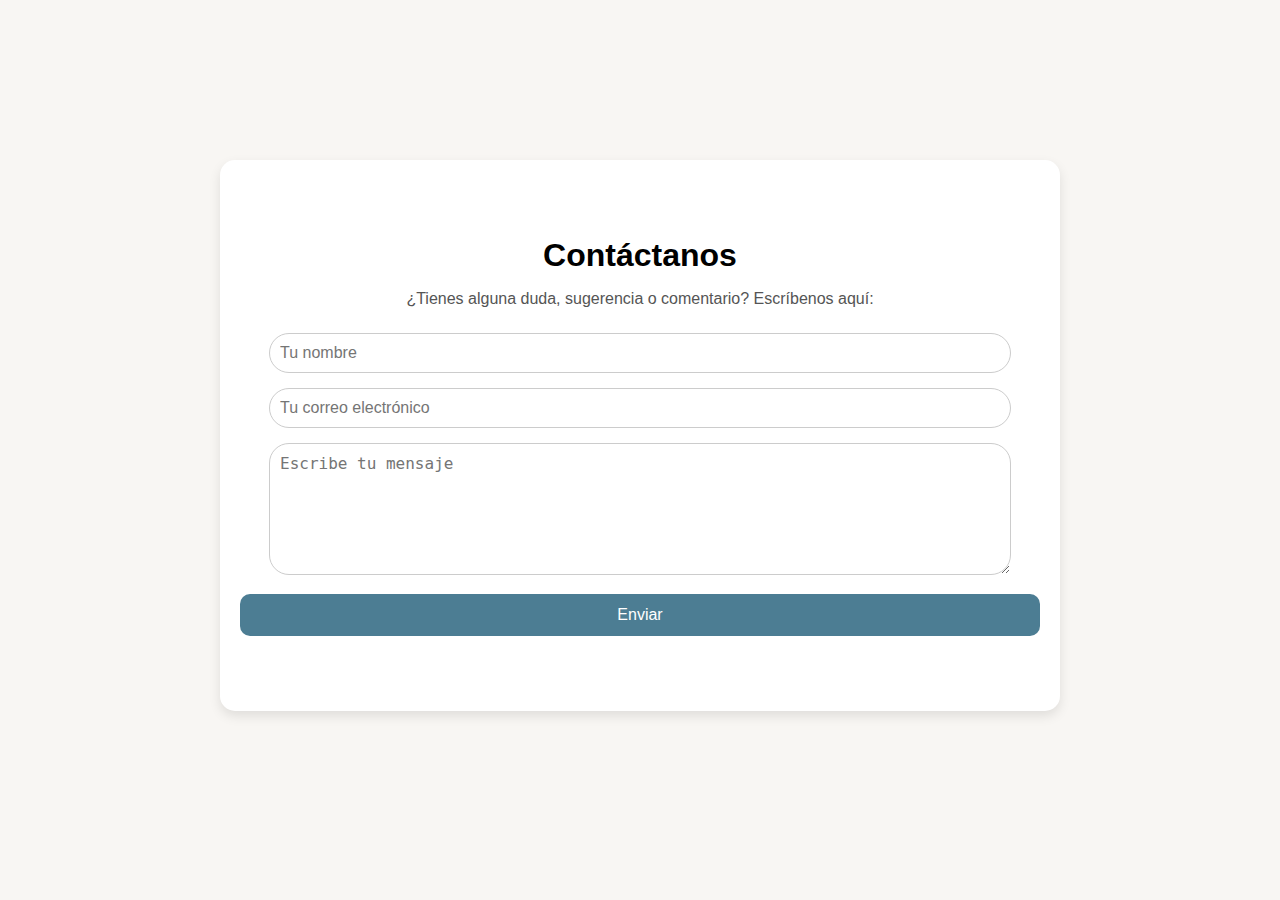
<file: contacto.html>
<!DOCTYPE html>
<html lang="es">
<head>
  <meta charset="UTF-8">
  <meta name="viewport" content="width=device-width, initial-scale=1.0">
  <title>Contáctanos</title>
  <link rel="stylesheet" href="contacto.css">
  <link rel="stylesheet" href="https://cdnjs.cloudflare.com/ajax/libs/font-awesome/6.5.0/css/all.min.css">
</head>
<body>

  <!-- NAVBAR FIJA -->
  <header id="navbar">
    <div class="nav-container">
      <img src="logo.png" alt="Logo Ecos de mi Tierra" class="nav-logo">
      <nav class="nav-menu">
        <a href="index.html"><i class="fas fa-home"></i> Inicio</a>
        <a href="Encuestas.html"><i class="fas fa-poll"></i> Encuestas</a>
        <a href="contacto.html"><i class="fas fa-envelope"></i> Contáctanos</a>
      </nav>
    </div>
  </header>

  <!-- FORMULARIO DE CONTACTO -->
  <section class="contacto">
    <h2>Contáctanos</h2>
    <p>¿Tienes alguna duda, sugerencia o comentario? Escríbenos aquí:</p>

    <form id="formulario-contacto">
      <div class="form-group">
        <input type="text" name="nombre" placeholder="Tu nombre" required>
      </div>
      <div class="form-group">
        <input type="email" name="email" placeholder="Tu correo electrónico" required>
      </div>
      <div class="form-group">
        <textarea name="mensaje" placeholder="Escribe tu mensaje" required></textarea>
      </div>
      <button type="submit">Enviar</button>
    </form>

    <p id="mensaje-exito">✅ ¡Gracias! Tu mensaje fue enviado.</p>

    
  </section>

  <script src="contacto.js"></script>
</body>
</html>
</file>
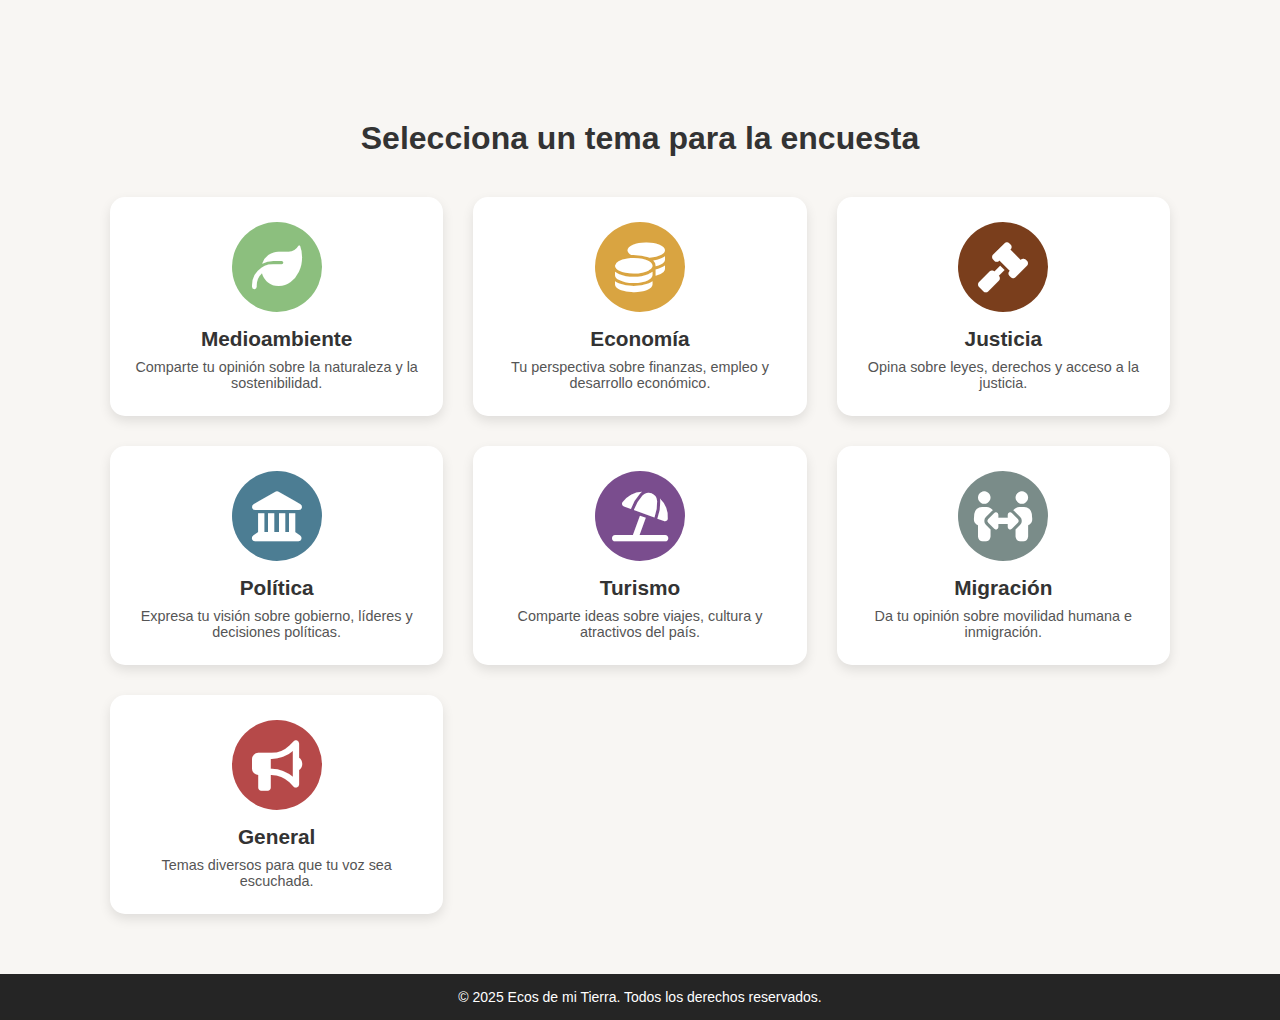
<file: Encuestas.html>
<!DOCTYPE html>
<html lang="es">
<head>
  <meta charset="UTF-8">
  <meta name="viewport" content="width=device-width, initial-scale=1.0">
  <title>Encuestas</title>
  <link rel="stylesheet" href="index.css">
  <link rel="icon" type="image/png" href="logo.png">
  <link rel="stylesheet" href="https://cdnjs.cloudflare.com/ajax/libs/font-awesome/6.5.0/css/all.min.css">
</head>
<body>

  <!-- NAVBAR -->
  <header id="navbar">
    <div class="nav-container">
      <img src="logo.png" alt="Logo Ecos de mi Tierra" class="nav-logo">
      <nav class="nav-menu">
        <a href="index.html#sobre-nosotros"><i class="fas fa-users"></i> Sobre nosotros</a>
        <a href="Encuestas.html"><i class="fas fa-poll"></i> Encuestas</a>
        <a href="contacto.html"><i class="fas fa-envelope"></i> Contáctanos</a>
      </nav>
    </div>
  </header>

  <h1>Selecciona un tema para la encuesta</h1>

  <div class="cards-container">
    <div class="card medioambiente" onclick="window.open('https://forms.gle/XJuaVrvs5AiAJccE9','_blank')">
      <div class="icon"><i class="fas fa-leaf"></i></div>
      <h3>Medioambiente</h3>
      <p>Comparte tu opinión sobre la naturaleza y la sostenibilidad.</p>
    </div>
    <div class="card economia" onclick="window.open('https://forms.gle/SKJXq5tjfNunpnBF9','_blank')">
      <div class="icon"><i class="fas fa-coins"></i></div>
      <h3>Economía</h3>
      <p>Tu perspectiva sobre finanzas, empleo y desarrollo económico.</p>
    </div>
    <div class="card justicia" onclick="window.open('https://forms.gle/xARqPnmuaQHsyD1N6','_blank')">
      <div class="icon"><i class="fas fa-gavel"></i></div>
      <h3>Justicia</h3>
      <p>Opina sobre leyes, derechos y acceso a la justicia.</p>
    </div>
    <div class="card politica" onclick="window.open('https://forms.gle/ik8uWYhHmEx9688e6','_blank')">
      <div class="icon"><i class="fas fa-landmark"></i></div>
      <h3>Política</h3>
      <p>Expresa tu visión sobre gobierno, líderes y decisiones políticas.</p>
    </div>
    <div class="card turismo" onclick="window.open('https://forms.gle/4ABXusJf7m4Z7gD37','_blank')">
      <div class="icon"><i class="fas fa-umbrella-beach"></i></div>
      <h3>Turismo</h3>
      <p>Comparte ideas sobre viajes, cultura y atractivos del país.</p>
    </div>
    <div class="card migracion" onclick="window.open('https://forms.gle/CYAD3ZvEmDu8wa8i6','_blank')">
      <div class="icon"><i class="fas fa-people-arrows"></i></div>
      <h3>Migración</h3>
      <p>Da tu opinión sobre movilidad humana e inmigración.</p>
    </div>
    <div class="card general" onclick="window.open('https://forms.gle/q9BTF28oDCcru1P78','_blank')">
      <div class="icon"><i class="fas fa-bullhorn"></i></div>
      <h3>General</h3>
      <p>Temas diversos para que tu voz sea escuchada.</p>
    </div>
  </div>

  <footer class="footer">
    <p>© 2025 Ecos de mi Tierra. Todos los derechos reservados.</p>
  </footer>

  <script src="script.js"></script>
</body>
</html>
</file>
<file: contacto.css>
/* =========================
   NAVBAR FIJA
========================= */
#navbar {
  position: fixed;
  top: -80px;
  left: 0;
  width: 100%;
  background-color: rgba(0,0,0,0.8);
  padding: 10px 0;
  transition: top 0.3s ease;
  z-index: 999;
}

.nav-container {
  display: flex;
  justify-content: space-between;
  align-items: center;
  width: 90%;
  margin: auto;
}

.nav-logo {
  width: 60px;
}

.nav-menu a {
  color: #f5f0f0;
  text-decoration: none;
  margin-left: 20px;
  font-size: 16px;
  display: inline-flex;
  align-items: center;
  gap: 5px;
  transition: color 0.3s ease;
}

.nav-menu a:hover {
  color: #1abc9c;
}

/* =========================
   ESTILOS DEL FORMULARIO
========================= */
body {
  font-family: Arial, sans-serif;
  background-color: #f8f6f3;
  text-align: center;
  margin: 0;
  padding-top: 100px;
}

.contacto {
  background-color: #ffffff;
  padding: 50px 20px;
  border-radius: 15px;
  max-width: 800px;
  margin: 60px auto;
  box-shadow: 0 5px 12px rgba(0,0,0,0.1);
  text-align: center;
}

.contacto h2 {
  font-size: 2rem;
  margin-bottom: 10px;
}

.contacto p {
  margin-bottom: 25px;
  color: #555;
}

form {
  display: flex;
  flex-direction: column;
  gap: 15px;
  margin-bottom: 25px;
}

.form-group input,
.form-group textarea {
  width: 90%;
  padding: 10px;
  border: 1px solid #ccc;
  border-radius: 20px;
  font-size: 1rem;
}

.form-group textarea {
  resize: vertical;
  min-height: 110px;
}

button {
  background-color: #4C7D93;
  color: white;
  border: none;
  padding: 12px;
  border-radius: 10px;
  cursor: pointer;
  font-size: 1rem;
  transition: background 0.3s;
}

button:hover {
  background-color: #365d6e;
}

#mensaje-exito {
  display: none;
  color: green;
  font-weight: bold;
  margin-top: 15px;
}

.info-contacto {
  margin-top: 20px;
  font-size: 0.95rem;
  color: #444;
  line-height: 1.6;
}
</file>
<file: index.css>
/* =========================
   ESTILOS GLOBALES
========================= */
* {
  margin: 0;
  padding: 0;
  box-sizing: border-box;
}

html {
  scroll-behavior: smooth;
}

body {
  font-family: Arial, sans-serif;
  background-color: #f8f6f3;
  color: #333;
}

/* =========================
   NAVBAR
========================= */
#navbar {
  position: fixed;
  top: -80px;
  left: 0;
  width: 100%;
  background-color: rgba(0,0,0,0.8);
  padding: 10px 0;
  transition: top 0.3s ease, background-color 0.3s ease;
  z-index: 999;
}

.nav-container {
  display: flex;
  justify-content: space-between;
  align-items: center;
  width: 90%;
  margin: auto;
}

.nav-logo {
  width: 60px;
}

.nav-menu a {
  color: white;
  text-decoration: none;
  margin-left: 20px;
  font-size: 16px;
  display: inline-flex;
  align-items: center;
  gap: 5px;
  transition: color 0.3s ease;
}

.nav-menu a:hover {
  color: #1abc9c;
}

/* =========================
   FONDO PRINCIPAL (INDEX)
========================= */
.background {
  background-image: url('fondo.jpg');
  background-size: cover;
  background-position: center;
  background-attachment: fixed;
  height: 100vh;
  position: relative;
}

.logo-container {
  position: absolute;
  top: 20px;
  left: 20px;
}

.logo {
  width: 80px;
}

.content {
  position: absolute;
  top: 50%;
  left: 50%;
  transform: translate(-50%, -50%);
  text-align: center;
  animation: fadeIn 1.5s ease-in-out;
}

.logo-central {
  width: 200px;
  animation: zoomIn 1.5s ease-in-out;
}

.titulo {
  font-size: 2.5rem;
  font-weight: bold;
  margin: 15px 0;
  color: rgb(58, 57, 57);
  text-shadow: 2px 2px 5px rgba(0,0,0,0.6);
}

/* =========================
   MENÚ PRINCIPAL (INDEX)
========================= */
.menu {
  display: flex;
  gap: 30px;
  justify-content: center;
  flex-wrap: wrap;
  margin-top: 20px;
}

.btn {
  background: none;
  border: 2px solid rgb(66, 65, 65);
  color: rgb(66, 65, 65);
  padding: 12px 25px;
  border-radius: 20px;
  text-decoration: none;
  font-size: 18px;
  display: flex;
  align-items: center;
  gap: 8px;
  transition: all 0.3s ease;
}

.btn:hover {
  background-color: #1abc9c;
  color: white;
  transform: translateY(-3px);
  box-shadow: 0 4px 15px rgba(0,0,0,0.2);
}

/* =========================
   SOBRE NOSOTROS
========================= */
.sobre-nosotros {
  padding: 60px 10%;
  background-color: #f9f9f9;
}

.contenido {
  display: flex;
  flex-wrap: wrap;
  gap: 40px;
  align-items: center;
}

.texto {
  flex: 1 1 500px;
}

.texto h2 {
  font-size: 2.5rem;
  margin-bottom: 15px;
  color: #222;
}

.texto p {
  font-size: 1.1rem;
  margin-bottom: 20px;
  color: #555;
}

.valores {
  display: flex;
  gap: 20px;
  margin-bottom: 20px;
  flex-wrap: wrap;
}

.valor {
  background: white;
  padding: 15px;
  border-radius: 8px;
  flex: 1 1 150px;
  text-align: center;
  box-shadow: 0 3px 10px rgba(0,0,0,0.1);
  transition: transform 0.3s ease, box-shadow 0.3s ease;
}

.valor i {
  font-size: 30px;
  color: #1abc9c;
  margin-bottom: 10px;
}

.valor h3 {
  font-size: 1.2rem;
  margin-bottom: 5px;
}

.valor:hover {
  transform: translateY(-5px);
  box-shadow: 0 5px 15px rgba(0,0,0,0.2);
}

.imagen {
  flex: 1 1 400px;
}

.imagen img {
  width: 100%;
  border-radius: 10px;
  box-shadow: 0 3px 15px rgba(0,0,0,0.2);
}

@media (max-width: 768px) {
  .contenido {
    flex-direction: column;
  }
  .texto h2 {
    font-size: 2rem;
  }
}

/* =========================
   ENCUESTAS (CARDS)
========================= */
h1 {
  text-align: center;
  margin: 120px 0 40px;
  font-size: 2rem;
}

.cards-container {
  display: grid;
  grid-template-columns: repeat(auto-fit, minmax(250px, 1fr));
  gap: 30px;
  max-width: 1100px;
  margin: 0 auto 60px;
  padding: 0 20px;
}

.card {
  background: #fff;
  border-radius: 15px;
  padding: 25px;
  box-shadow: 0 5px 12px rgba(0,0,0,0.1);
  transition: transform 0.3s, box-shadow 0.3s;
  cursor: pointer;
  text-align: center;
}

.card .icon {
  font-size: 50px;
  width: 90px;
  height: 90px;
  margin: 0 auto 15px;
  border-radius: 50%;
  display: flex;
  align-items: center;
  justify-content: center;
  color: white;
}

.card h3 {
  margin: 10px 0 8px;
  font-size: 1.3rem;
}

.card p {
  font-size: 0.9rem;
  color: #555;
}

/* Colores por categoría */
.medioambiente .icon { background-color: #8CBF7E; }
.economia .icon { background-color: #D9A441; }
.justicia .icon { background-color: #7A3E1C; }
.politica .icon { background-color: #4C7D93; }
.turismo .icon { background-color: #7A4D8E; }
.migracion .icon { background-color: #7A8C89; }
.general .icon { background-color: #B64949; }

/* =========================
   CONTACTO
========================= */
.contacto {
  background-color: #ffffff;
  padding: 50px 20px;
  border-radius: 15px;
  max-width: 800px;
  margin: 120px auto 60px;
  box-shadow: 0 5px 12px rgba(0,0,0,0.1);
  text-align: center;
}

.contacto h2 {
  font-size: 2rem;
  margin-bottom: 10px;
}

.contacto p {
  margin-bottom: 25px;
  color: #555;
}

form {
  display: flex;
  flex-direction: column;
  gap: 15px;
  margin-bottom: 25px;
}

.form-group input,
.form-group textarea {
  width: 100%;
  padding: 12px;
  border: 1px solid #ccc;
  border-radius: 10px;
  font-size: 1rem;
}

.form-group textarea {
  resize: vertical;
  min-height: 120px;
}

button {
  background-color: #4C7D93;
  color: white;
  border: none;
  padding: 12px;
  border-radius: 10px;
  cursor: pointer;
  font-size: 1rem;
  transition: background 0.3s;
}

button:hover {
  background-color: #365d6e;
}

.info-contacto {
  margin-top: 20px;
  font-size: 0.95rem;
  color: #444;
  line-height: 1.6;
}

/* =========================
   FOOTER
========================= */
.footer {
  background-color: rgba(0,0,0,0.85);
  color: white;
  text-align: center;
  padding: 15px;
  font-size: 14px;
}
</file>
